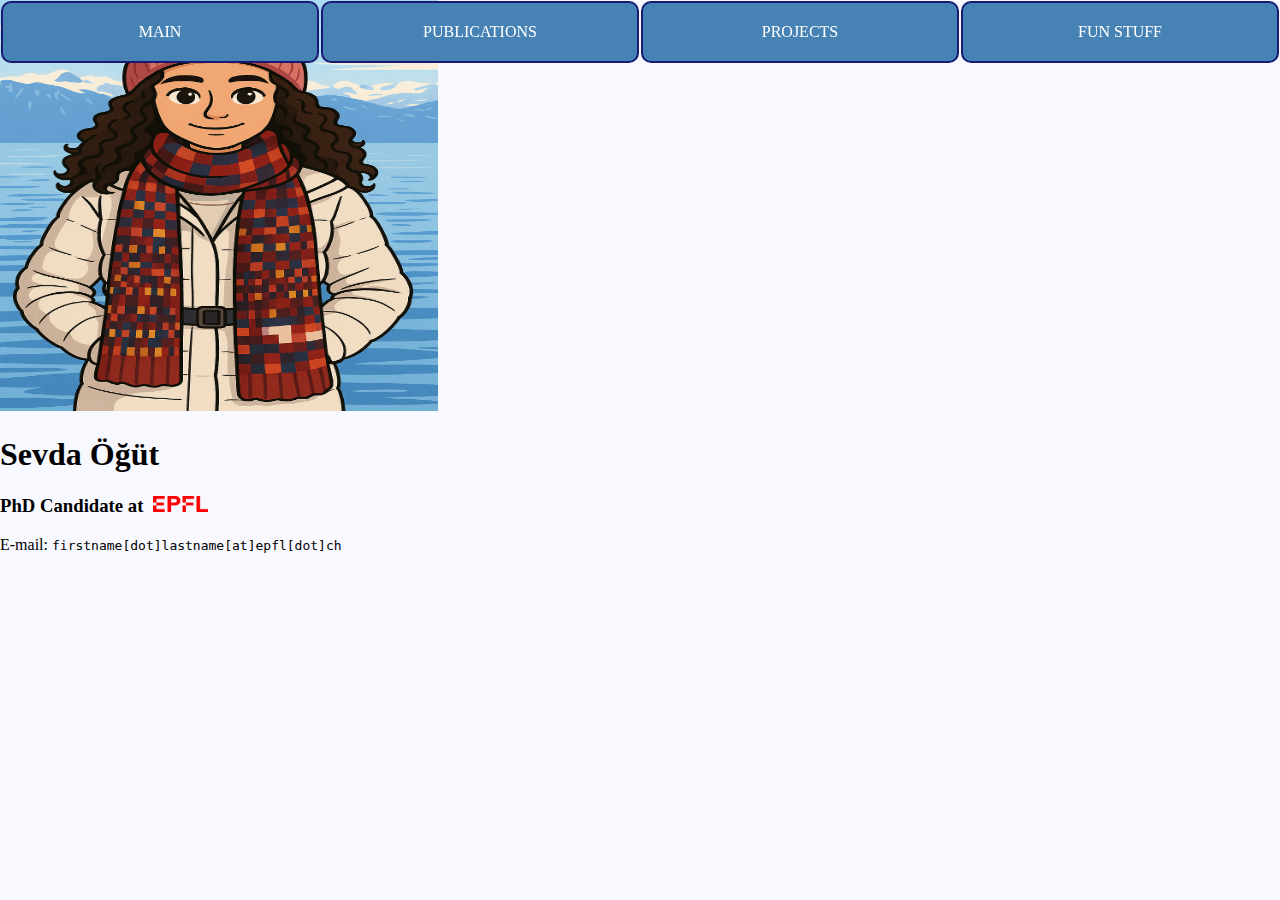
<file: src/index.html>
<!DOCTYPE html>
<html lang="en-CH">
<head>
    <title>Sevda Öğüt</title>
    <meta charset="UTF-8">
    <meta name="viewport" content="width=device-width, initial-scale=1.0">
    <link rel="stylesheet" href="styles.css">
    <link rel="icon" type="image/x-icon" href="../images/greenS.png">
</head>
<body>

<!--TODO add page content-->
<div class="navitem">
    <div style="text-align: center"><a href="index.html">MAIN</a></div>
    <div style="text-align: center"><a href="pubs.html">PUBLICATIONS</a></div>
    <div style="text-align: center"><a href="projects.html">PROJECTS</a></div>
    <div style="text-align: center"><a href="fun.html">FUN STUFF</a></div>
</div>

<!--TODO change photo and adjust dimensions-->
<img src="../images/sevda.png" alt="Sevda Öğüt" width="438" height="411">
<h1>Sevda Öğüt</h1>
<h3>PhD Candidate at&nbsp;
    <a href="https://www.epfl.ch/en/">
        <img src="../images/epfl_logo.png" alt="EPFL" height="16em"/>
    </a>
</h3>
<p>E-mail: <code>firstname[dot]lastname[at]epfl[dot]ch</code></p>

</body>
</html>
</file>
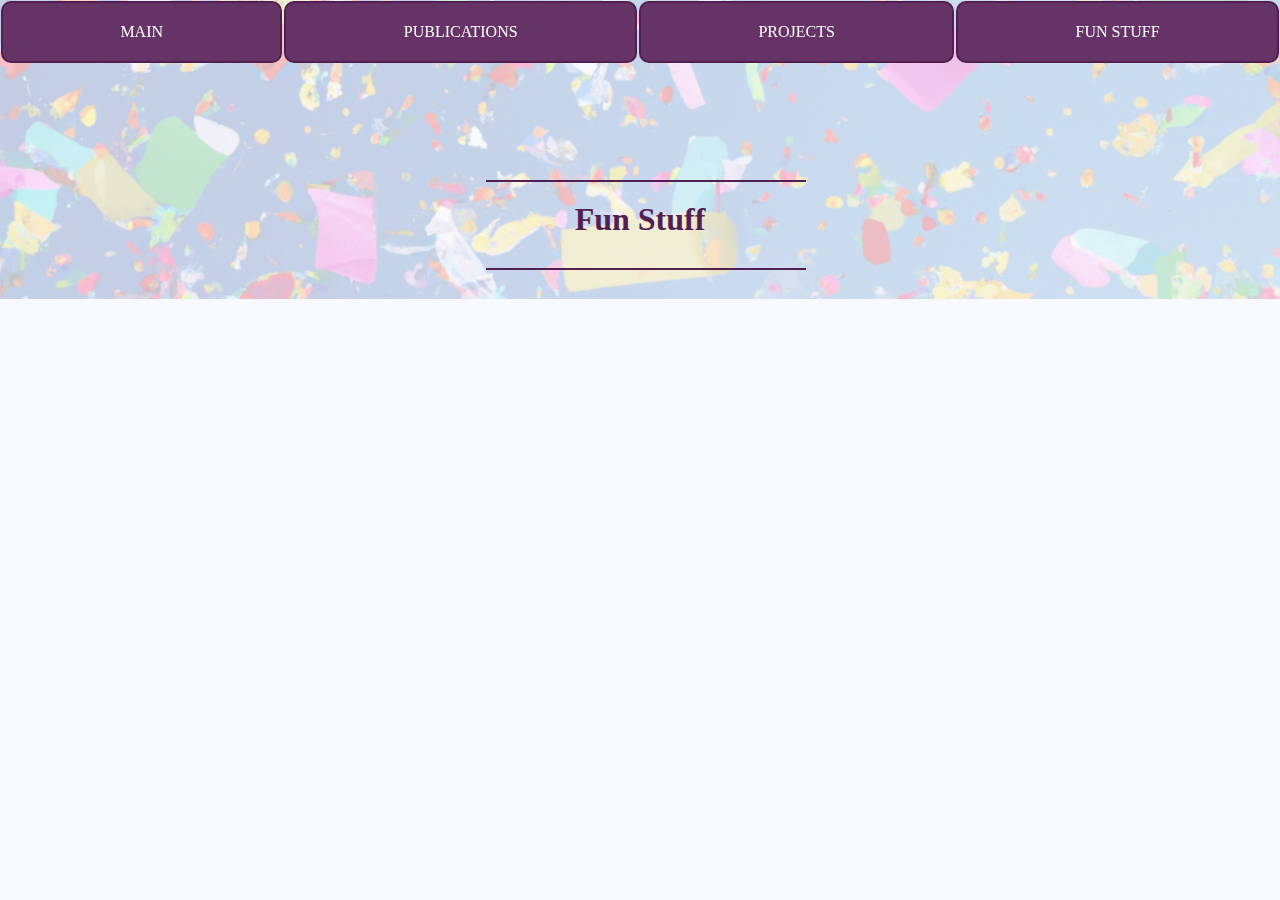
<file: fun.html>
<!DOCTYPE html>
<html lang="en-CH">
<head>
    <title>Sevda Öğüt | Fun Stuff</title>
    <meta charset="UTF-8">
    <meta name="viewport" content="width=device-width, initial-scale=1.0">
    <link rel="stylesheet" href="styles.css">
    <link rel="icon" type="image/x-icon" href="images/greenS.png">
    </head>
<body>

<div class="navitem">
    <a href="index.html"><div>MAIN</div></a>
    <a href="pubs.html"><div>PUBLICATIONS</div></a>
    <a href="projects.html"><div>PROJECTS</div></a>
    <a href="fun.html"><div>FUN STUFF</div></a>
</div>

<header>
    <div class="page-info">
        <img src="images/funstuff.png" alt="Fun Stuff"/>
        <h1 id="page-name">Fun Stuff</h1>
    </div>
    <div class="line top-line"></div>
    <div class="line bottom-line"></div>
</header>

<script>
window.onload = function() {
    var topLine = document.querySelector('.top-line');
    var bottomLine = document.querySelector('.bottom-line');

    topLine.style.width = '25%';
    bottomLine.style.width = '25%';
};
</script>
</file>
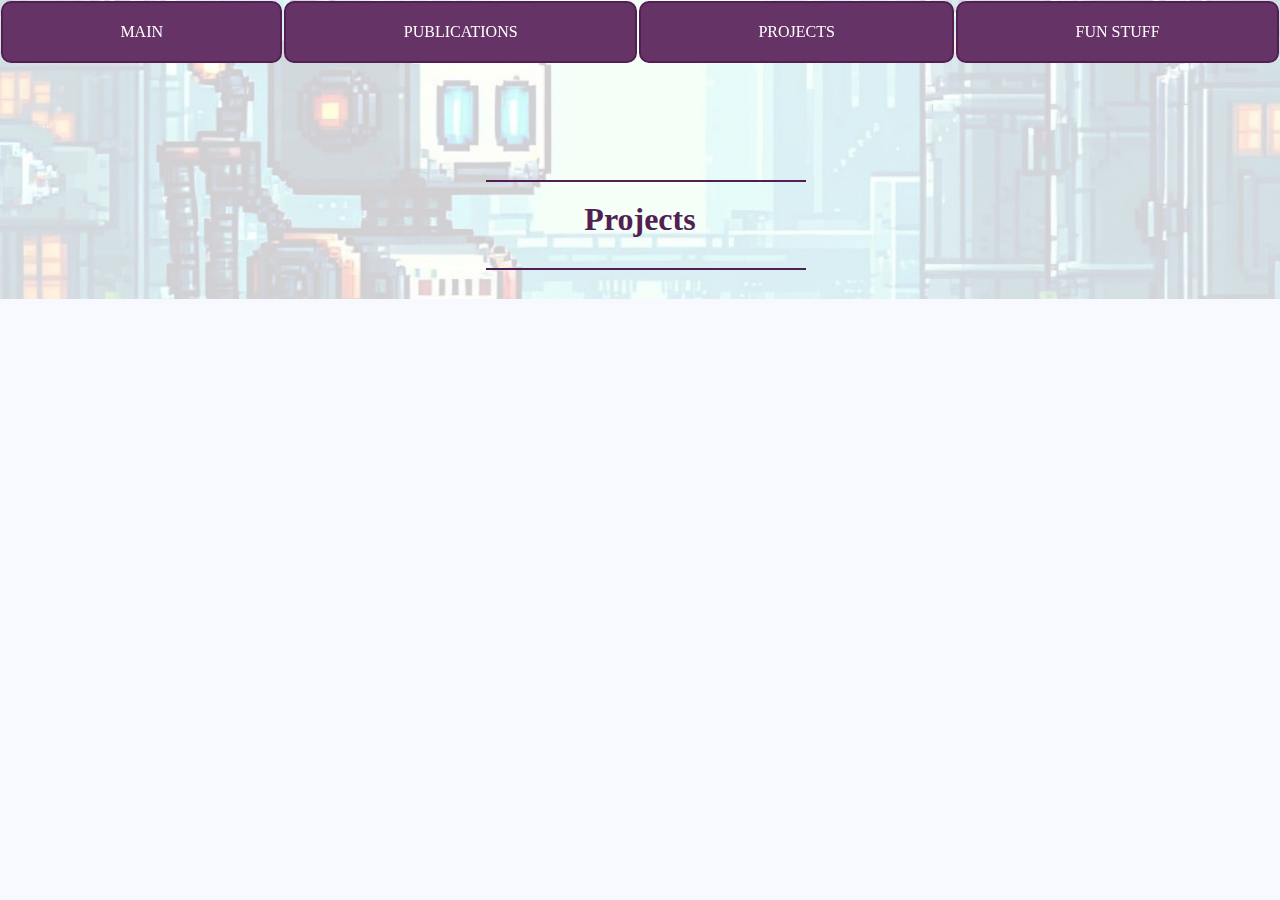
<file: projects.html>
<!DOCTYPE html>
<html lang="en-CH">
<head>
    <title>Sevda Öğüt | Projects</title>
    <meta charset="UTF-8">
    <meta name="viewport" content="width=device-width, initial-scale=1.0">
    <link rel="stylesheet" href="styles.css">
    <link rel="icon" type="image/x-icon" href="images/greenS.png">
    </head>
<body>

<div class="navitem">
    <a href="index.html"><div>MAIN</div></a>
    <a href="pubs.html"><div>PUBLICATIONS</div></a>
    <a href="projects.html"><div>PROJECTS</div></a>
    <a href="fun.html"><div>FUN STUFF</div></a>
</div>

<header>
    <div class="page-info">
        <img src="images/projects.jpeg" alt="Projects"/>
        <h1 id="page-name">Projects</h1>
    </div>
    <div class="line top-line"></div>
    <div class="line bottom-line"></div>
</header>

<script>
window.onload = function() {
    var topLine = document.querySelector('.top-line');
    var bottomLine = document.querySelector('.bottom-line');

    topLine.style.width = '25%';
    bottomLine.style.width = '25%';
};
</script>
</file>
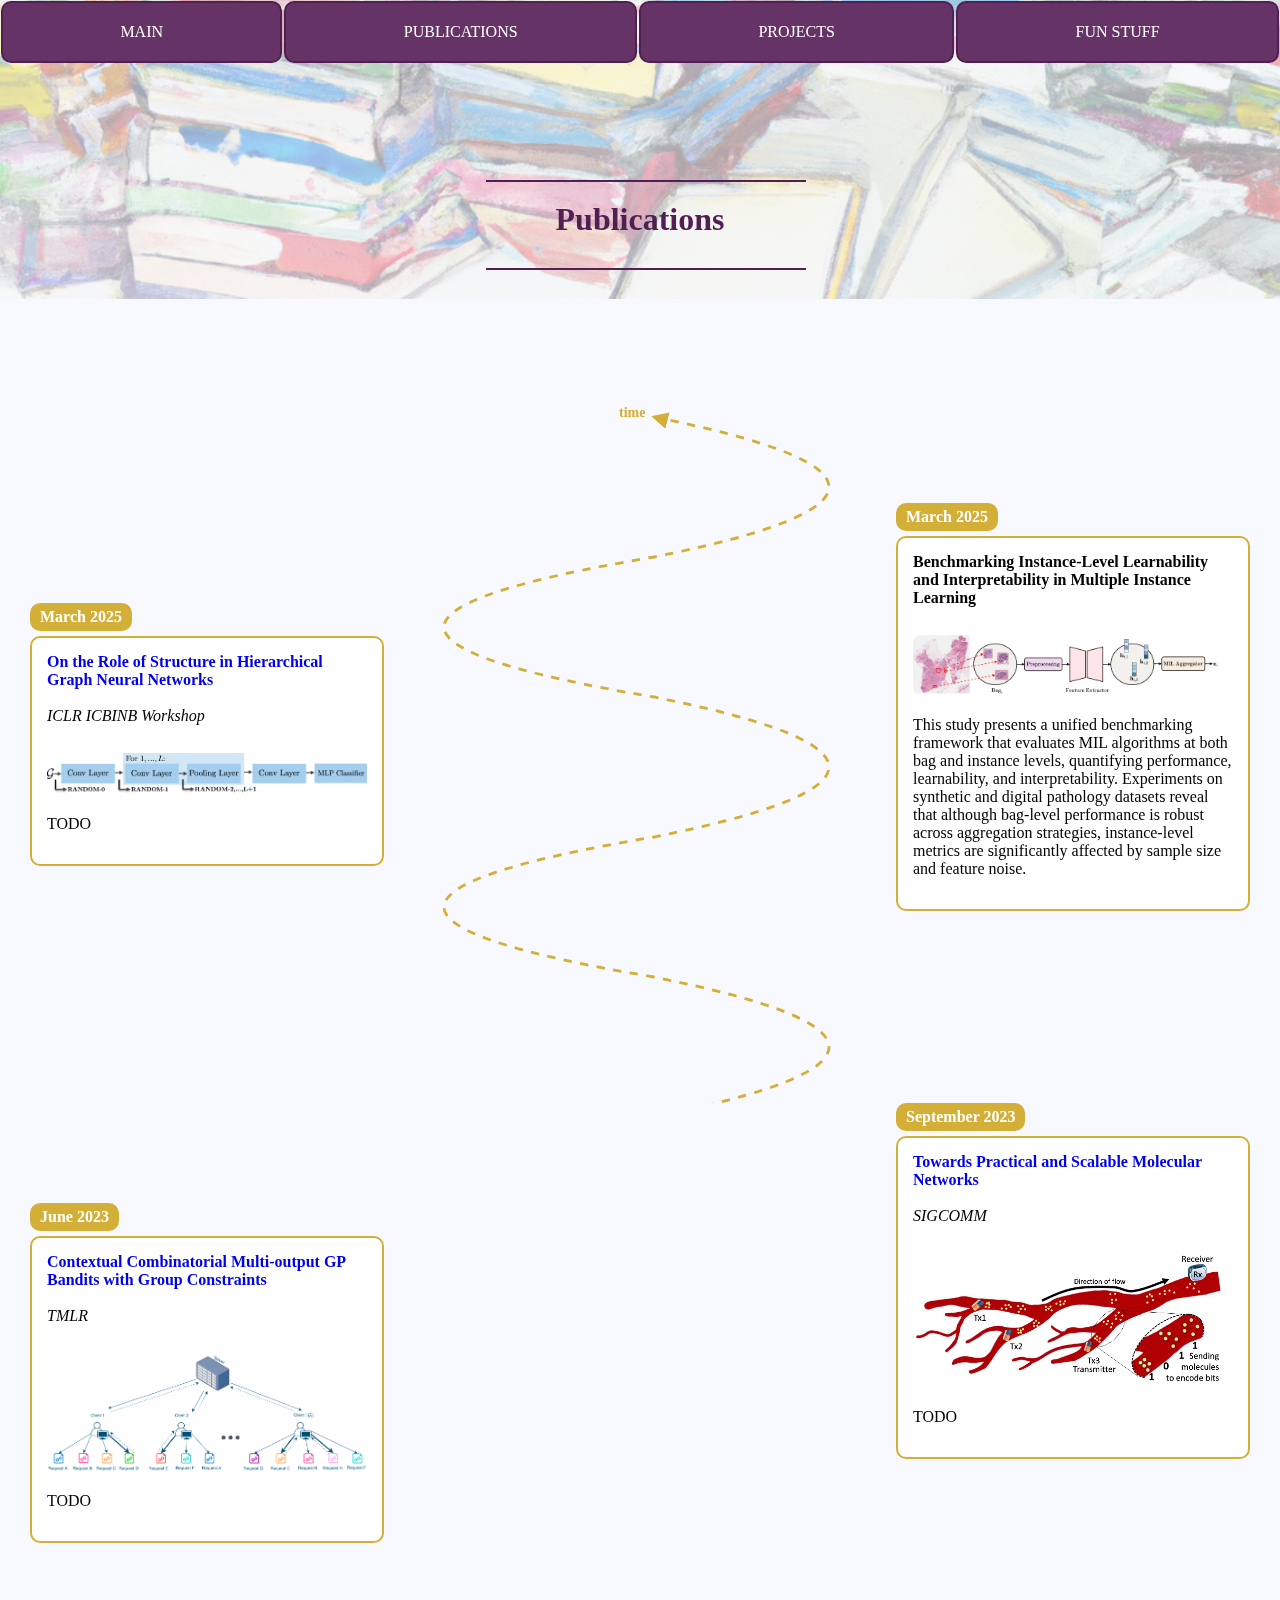
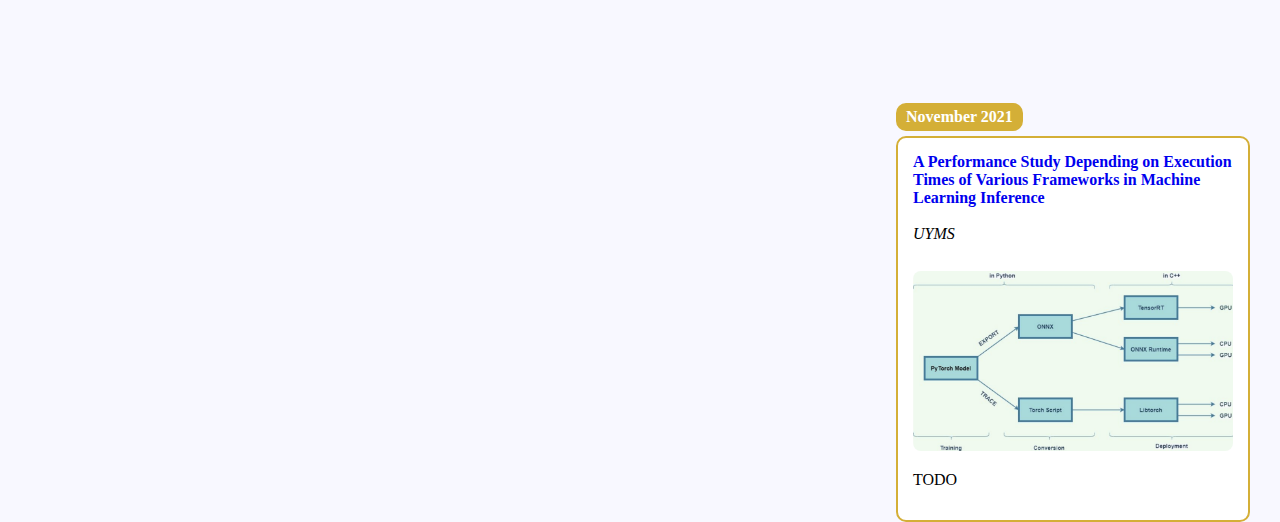
<file: pubs.html>
<!DOCTYPE html>
<html lang="en-CH">
<head>
    <title>Sevda Öğüt | Publications</title>
    <meta charset="UTF-8">
    <meta name="viewport" content="width=device-width, initial-scale=1.0">
    <link rel="stylesheet" href="styles.css">
    <link rel="icon" type="image/x-icon" href="images/greenS.png">
    </head>
<body>

<div class="navitem">
    <a href="index.html"><div>MAIN</div></a>
    <a href="pubs.html"><div>PUBLICATIONS</div></a>
    <a href="projects.html"><div>PROJECTS</div></a>
    <a href="fun.html"><div>FUN STUFF</div></a>
</div>

<header>
    <div class="page-info">
        <img src="images/publications.png" alt="Publications"/>
        <h1 id="page-name">Publications</h1>
    </div>
    <div class="line top-line"></div>
    <div class="line bottom-line"></div>
</header>

<section class="timeline-wrapper">

    <svg class="timeline-svg" viewBox="-10 -10 100 500" preserveAspectRatio="xMidYMin meet">
        <defs>
            <marker id="arrowhead" markerWidth="6" markerHeight="6" 
                    refX="5" refY="3" orient="195"
                    markerUnits="strokeWidth">
              <path d="M 0 0 L 6 3 L 0 6 Z" fill="#D4AF37" />
            </marker>
        </defs>
        <path d="
          M 50 0
          Q 300 50, 50 100
          Q -250 150, 50 200
          Q 300 250, 50 300
          Q -250 350, 50 400
          Q 300 450, 50 500
        " 
        fill="none"
        stroke="#D4AF37"
        stroke-width="2" 
        stroke-dasharray="6, 6"
        marker-start="url(#arrowhead)" />
        <text x="25" y="0" fill="#D4AF37" font-size="10" font-weight="bold">time</text>
    </svg>

    <div class="marker right" style="top: 100px;">
        <div class="date">March 2025</div>
        <div class="pub-box">
            <strong>Benchmarking Instance-Level Learnability and Interpretability in Multiple Instance Learning</strong><br><br>
            <!-- <em>Under Review for ECML</em><br><br> -->
            <img src="images/ecml.png" class="pub-img">
            <p>
                This study presents a unified benchmarking framework that evaluates MIL algorithms at both bag and instance levels, quantifying performance, learnability, and interpretability. Experiments on synthetic and digital pathology datasets reveal that although bag-level performance is robust across aggregation strategies, instance-level metrics are significantly affected by sample size and feature noise.
            </p>
        </div>
    </div>

    <div class="marker left" style="top: 200px;">
        <div class="date">March 2025</div>
        <div class="pub-box">
            <a href="https://openreview.net/pdf?id=WpYdiLd5Fm">
                <strong>On the Role of Structure in Hierarchical Graph Neural Networks</strong>
              </a><br><br>              
            <em>ICLR ICBINB Workshop</em><br><br>
            <img src="images/iclr.png" class="pub-img">
            <p>
                TODO
            </p>
        </div>
    </div>

    <div class="marker right" style="top: 700px;">
        <div class="date">September 2023</div>
        <div class="pub-box">
            <a href="https://dl.acm.org/doi/pdf/10.1145/3603269.3604881">
            <strong>Towards Practical and Scalable Molecular Networks</strong>
            </a><br><br>
            <em>SIGCOMM</em><br><br>
            <img src="images/sigcomm.png" class="pub-img">
            <p>
                TODO
            </p>
        </div>
    </div>

    <div class="marker left" style="top: 800px;">
        <div class="date">June 2023</div>
        <div class="pub-box">
            <a href="https://openreview.net/pdf?id=OqbGu3hdQb">
            <strong>Contextual Combinatorial Multi-output GP Bandits with Group Constraints</strong>
            </a><br><br>
            <em>TMLR</em><br><br>
            <img src="images/tmlr.png" class="pub-img">
            <p>
                TODO
            </p>
        </div>
    </div>

    <div class="marker right" style="top: 1300px;">
        <div class="date">November 2021</div>
        <div class="pub-box">
            <a href="https://ieeexplore.ieee.org/stamp/stamp.jsp?tp=&arnumber=9659677">
            <strong>A Performance Study Depending on Execution Times of Various Frameworks in Machine Learning Inference</strong>
            </a><br><br>
            <em>UYMS</em><br><br>
            <img src="images/uyms.png" class="pub-img">
            <p>
                TODO
            </p>
        </div>
    </div>

</section>

<script>
window.onload = function() {
    var topLine = document.querySelector('.top-line');
    var bottomLine = document.querySelector('.bottom-line');

    topLine.style.width = '25%';
    bottomLine.style.width = '25%';
};
</script>
</file>
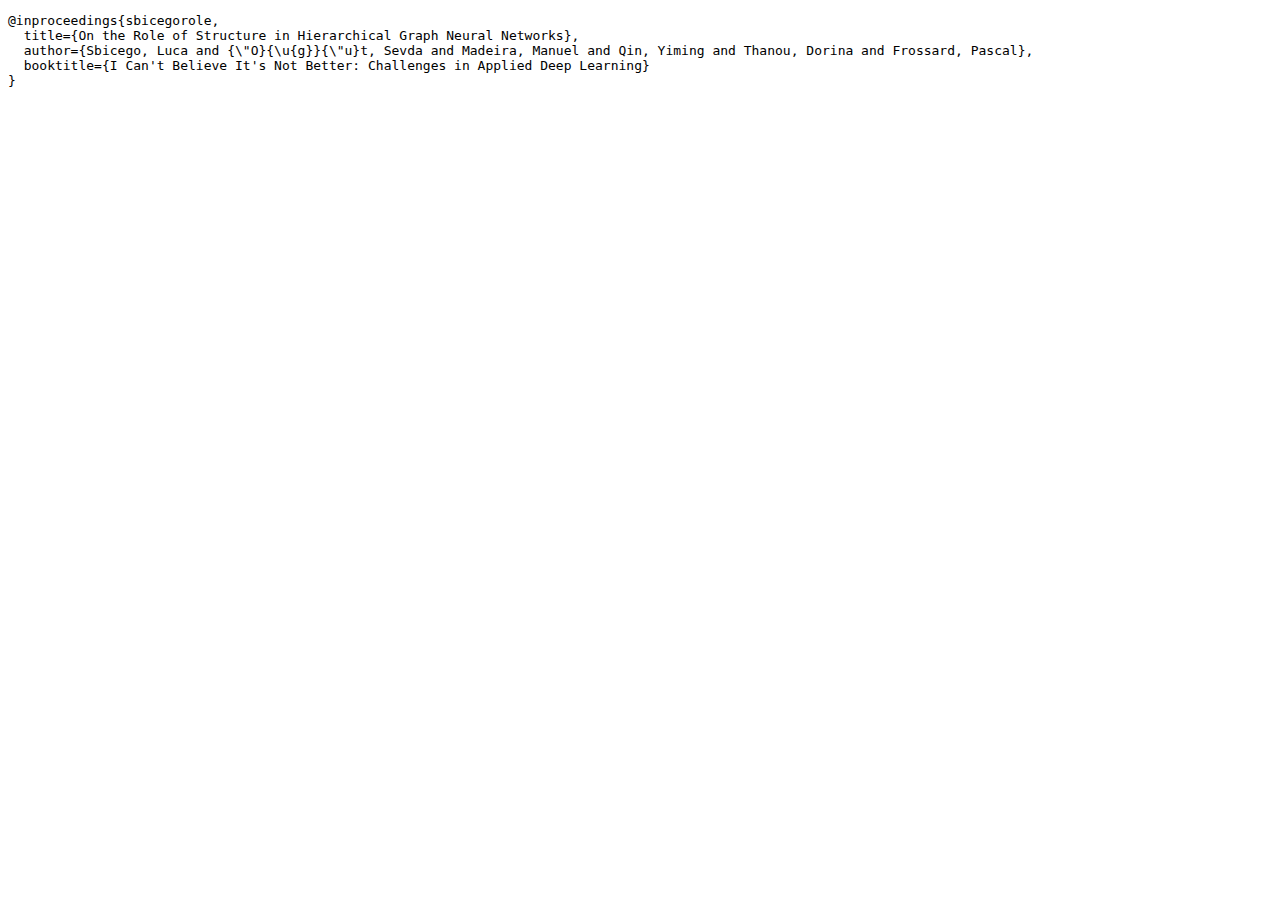
<file: citations/citation-iclr.html>
<!DOCTYPE html>
<html lang="en">
<head>
    <meta charset="UTF-8">
    <title>BibTeX Citation</title>
</head>
<body style="background: white; font-family: monospace; color: black;">

<pre>
@inproceedings{sbicegorole,
  title={On the Role of Structure in Hierarchical Graph Neural Networks},
  author={Sbicego, Luca and {\"O}{\u{g}}{\"u}t, Sevda and Madeira, Manuel and Qin, Yiming and Thanou, Dorina and Frossard, Pascal},
  booktitle={I Can't Believe It's Not Better: Challenges in Applied Deep Learning}
}
</pre>

</body>
</html>
</file>
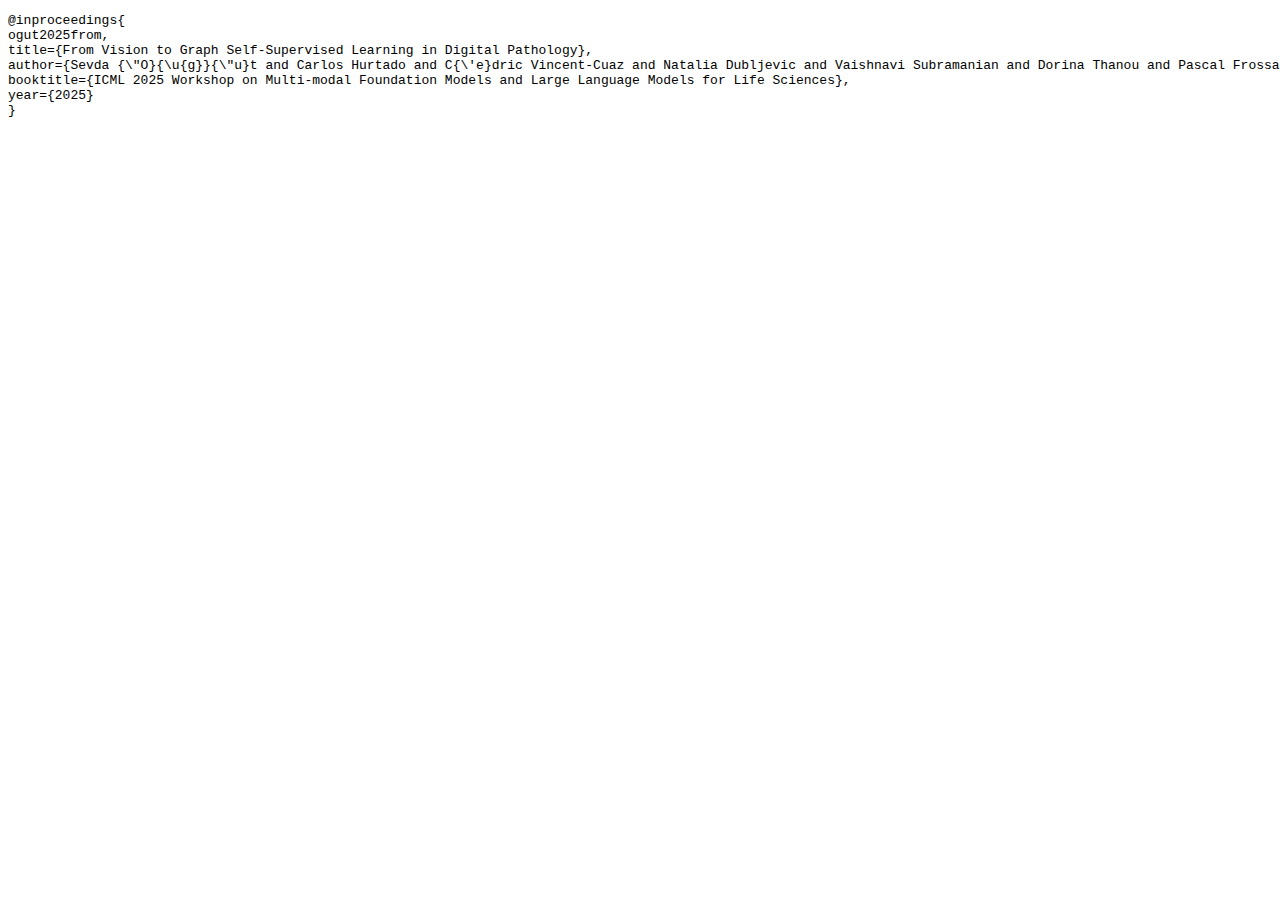
<file: citations/citation-icml.html>
<!DOCTYPE html>
<html lang="en">
<head>
    <meta charset="UTF-8">
    <title>BibTeX Citation</title>
</head>
<body style="background: white; font-family: monospace; color: black;">

<pre>
@inproceedings{
ogut2025from,
title={From Vision to Graph Self-Supervised Learning in Digital Pathology},
author={Sevda {\"O}{\u{g}}{\"u}t and Carlos Hurtado and C{\'e}dric Vincent-Cuaz and Natalia Dubljevic and Vaishnavi Subramanian and Dorina Thanou and Pascal Frossard},
booktitle={ICML 2025 Workshop on Multi-modal Foundation Models and Large Language Models for Life Sciences},
year={2025}
}
</pre>

</body>
</html>
</file>
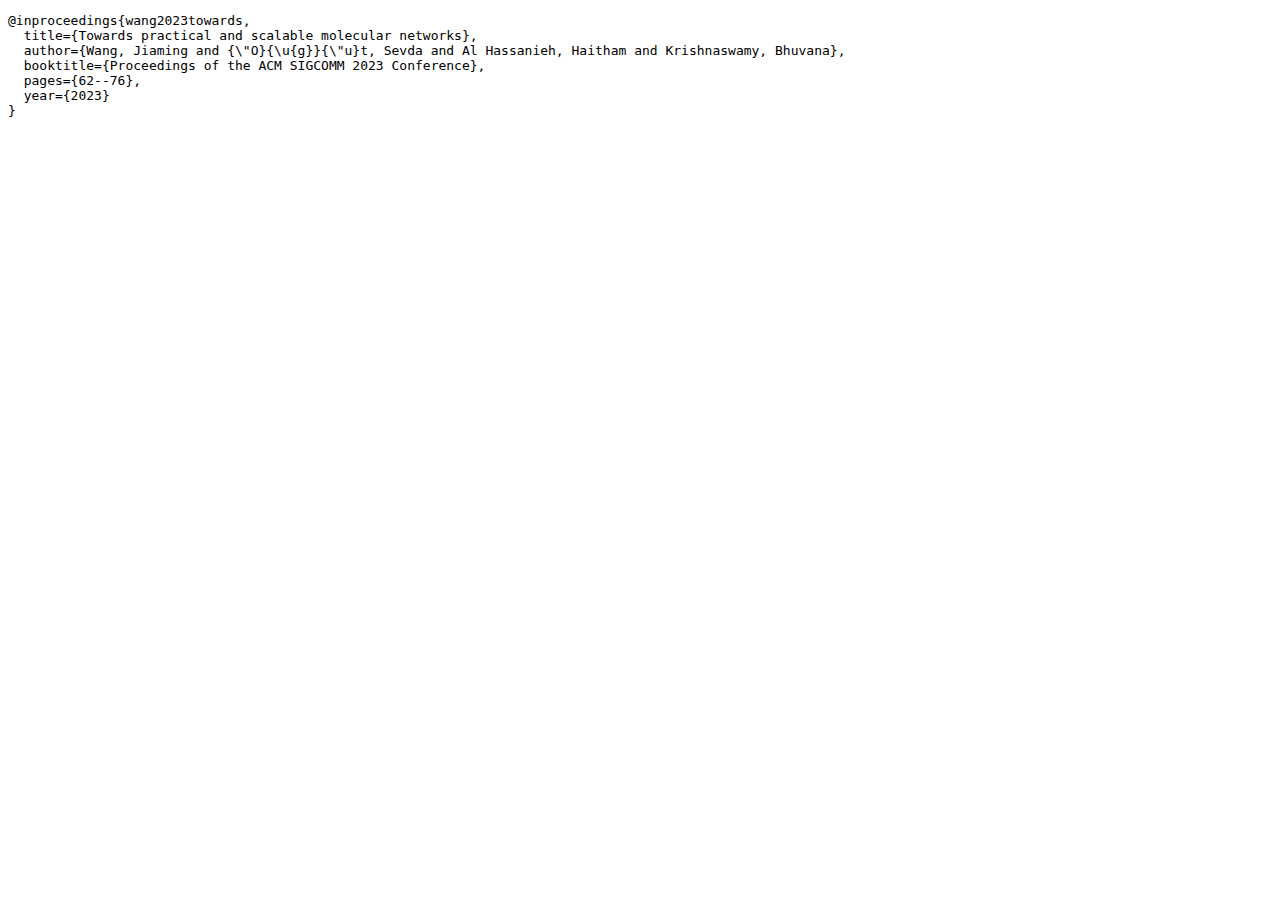
<file: citations/citation-sigcomm.html>
<!DOCTYPE html>
<html lang="en">
<head>
    <meta charset="UTF-8">
    <title>BibTeX Citation</title>
</head>
<body style="background: white; font-family: monospace; color: black;">

<pre>
@inproceedings{wang2023towards,
  title={Towards practical and scalable molecular networks},
  author={Wang, Jiaming and {\"O}{\u{g}}{\"u}t, Sevda and Al Hassanieh, Haitham and Krishnaswamy, Bhuvana},
  booktitle={Proceedings of the ACM SIGCOMM 2023 Conference},
  pages={62--76},
  year={2023}
}
</pre>

</body>
</html>
</file>
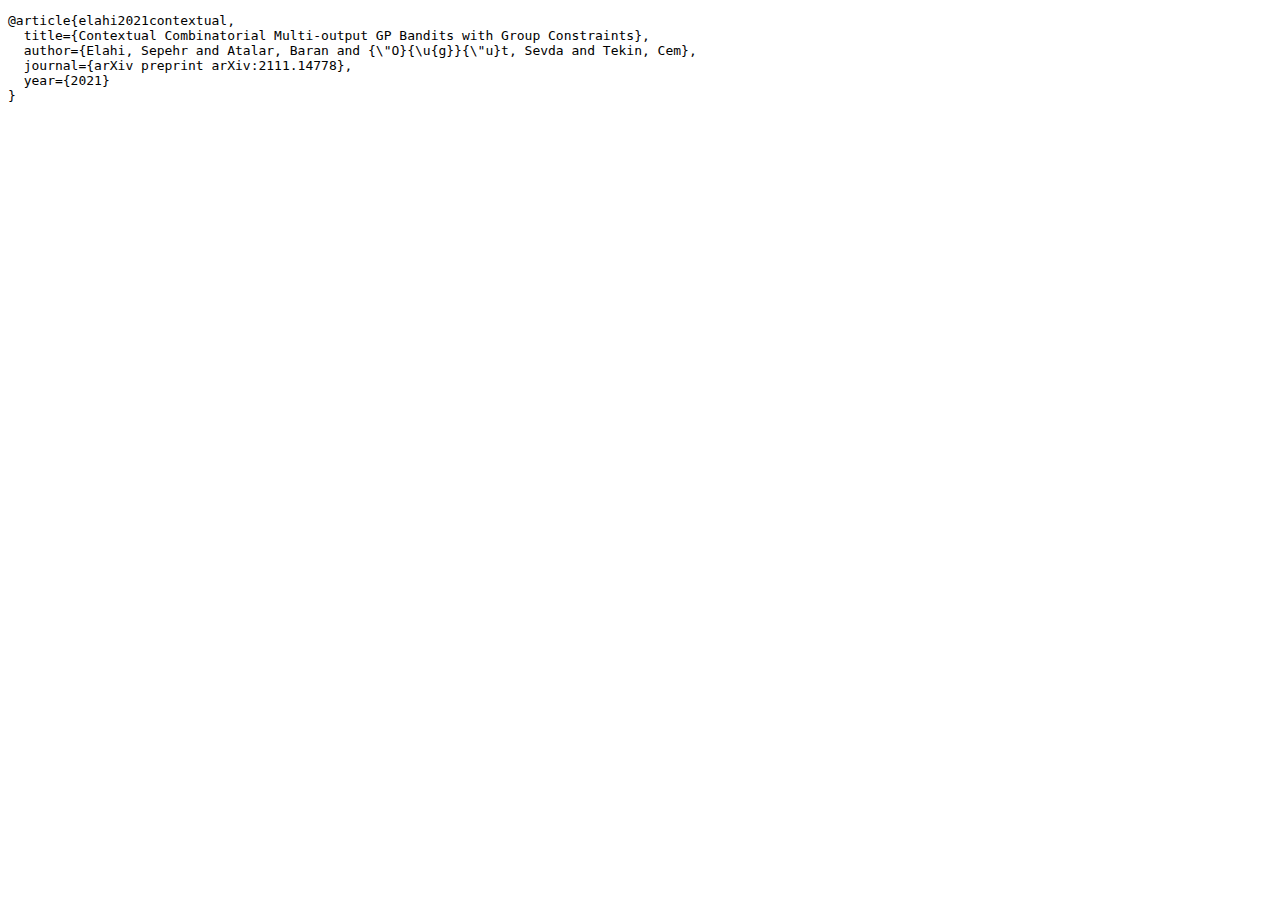
<file: citations/citation-tmlr.html>
<!DOCTYPE html>
<html lang="en">
<head>
    <meta charset="UTF-8">
    <title>BibTeX Citation</title>
</head>
<body style="background: white; font-family: monospace; color: black;">

<pre>
@article{elahi2021contextual,
  title={Contextual Combinatorial Multi-output GP Bandits with Group Constraints},
  author={Elahi, Sepehr and Atalar, Baran and {\"O}{\u{g}}{\"u}t, Sevda and Tekin, Cem},
  journal={arXiv preprint arXiv:2111.14778},
  year={2021}
}
</pre>

</body>
</html>
</file>
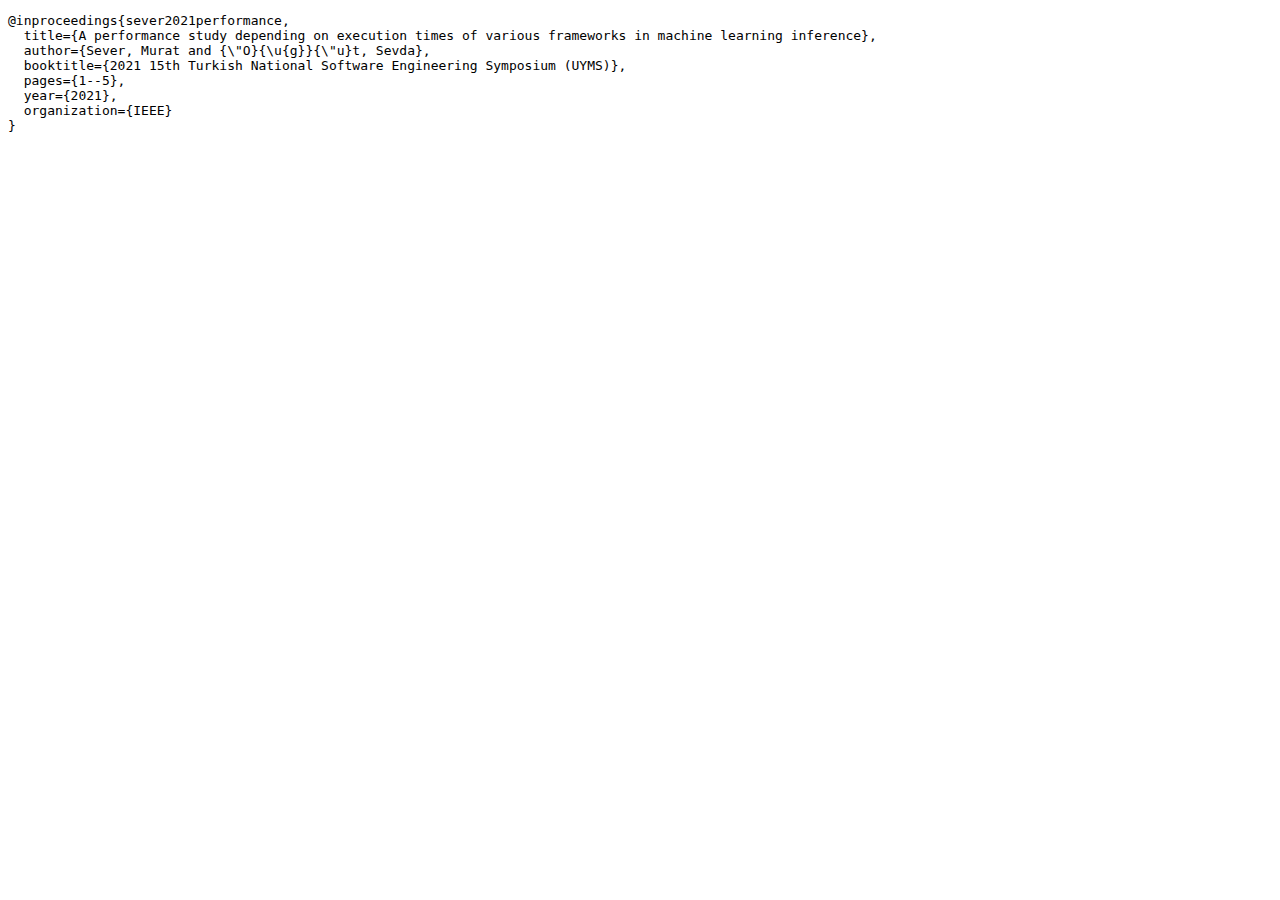
<file: citations/citation-uyms.html>
<!DOCTYPE html>
<html lang="en">
<head>
    <meta charset="UTF-8">
    <title>BibTeX Citation</title>
</head>
<body style="background: white; font-family: monospace; color: black;">

<pre>
@inproceedings{sever2021performance,
  title={A performance study depending on execution times of various frameworks in machine learning inference},
  author={Sever, Murat and {\"O}{\u{g}}{\"u}t, Sevda},
  booktitle={2021 15th Turkish National Software Engineering Symposium (UYMS)},
  pages={1--5},
  year={2021},
  organization={IEEE}
}
</pre>

</body>
</html>
</file>
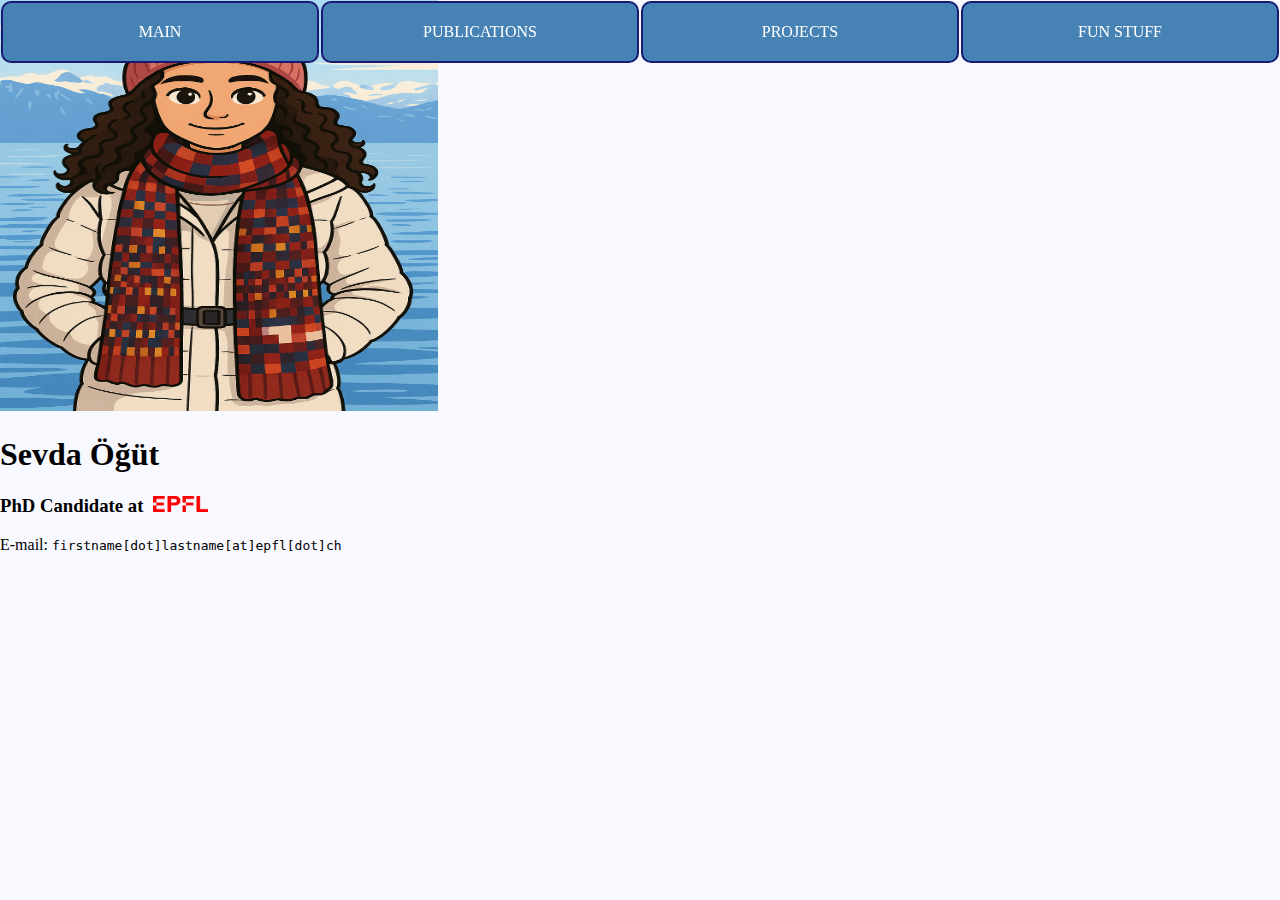
<file: src/main.html>
<!DOCTYPE html>
<html lang="en-CH">
<head>
    <title>Sevda Öğüt</title>
    <meta charset="UTF-8">
    <meta name="viewport" content="width=device-width, initial-scale=1.0">
    <link rel="stylesheet" href="styles.css">
    <link rel="icon" type="image/x-icon" href="../images/greenS.png">
</head>
<body>

<!--TODO add page content-->
<div class="navitem">
    <div style="text-align: center"><a href="main.html">MAIN</a></div>
    <div style="text-align: center"><a href="pubs.html">PUBLICATIONS</a></div>
    <div style="text-align: center"><a href="projects.html">PROJECTS</a></div>
    <div style="text-align: center"><a href="fun.html">FUN STUFF</a></div>
</div>

<!--TODO change photo and adjust dimensions-->
<img src="../images/sevda.png" alt="Sevda Öğüt" width="438" height="411">
<h1>Sevda Öğüt</h1>
<h3>PhD Candidate at&nbsp;
    <a href="https://www.epfl.ch/en/">
        <img src="../images/epfl_logo.png" alt="EPFL" height="16em"/>
    </a>
</h3>
<p>E-mail: <code>firstname[dot]lastname[at]epfl[dot]ch</code></p>

</body>
</html>
</file>
<file: src/styles.css>
body {
    background-color: ghostwhite;
    font-family: "Apple SD Gothic Neo";
    margin: 0;
    padding-top: 0px;
}

a:link {text-decoration: none;}
a:visited {text-decoration: none;}
a:hover {text-decoration: none;}
a:active {text-decoration: none;}

.navitem {
    width: 100%;
    position: fixed;
    display: flex;
    text-align: center;
}

.navitem div {
    width: 20%;
    flex: 1;
    background-color: steelblue;
    color: white;
    border: 2px solid midnightblue;
    margin: 1px;
    padding: 20px;
    float: left;
    box-sizing: border-box;
    border-radius: 10px;
    a:link {color: white; text-decoration: none;}
    a:visited {color: white; text-decoration: none;}
    a:hover {color: white; text-decoration: none;}
    a:active {color: white; text-decoration: none;}
}
.navitem div:hover {
    background-color: midnightblue;
}

@media only screen and (max-width: 767px) {
    .navitem {
        width: 100%;
        display: flex;
        flex-wrap: wrap;
        text-align: center;
    }

    .navitem div {
        width: 50%;
        flex: 1;
        box-sizing: border-box;
        height: auto;
    }

    .navitem div:hover {
        background-color: midnightblue;
    }
}

.content-box {
    width: 100%;
    overflow: hidden;
    box-sizing: border-box;
    padding: 100px;
}

.content-box div {
    width: 40%;
    background-color: ghostwhite;
    text-align: center;
    float: left;
}

.content-box div:nth-child(2) {
    width: 60%;
    text-align: justify;
    font-size: large;
}

@media only screen and (max-width: 767px) {
    .content-box {
        width: 100%;
        overflow: hidden;
        box-sizing: border-box;
        padding: 140px 20px;
        /*top and bottom paddings are 100px right and left paddings are 50px*/
    }

    .content-box div {
        width: 100%!important;
        max-width: 100%!important;
        margin: 0!important;
        float: none;
    }

    .content-box div:nth-child(2) {
        width: 100%;
        float: none;
    }
}

.main-img {
    max-width: 100%;
}
</file>
<file: styles.css>
body {
    background-color: ghostwhite;
    font-family: "Trebuchet MS";
    margin: 0;
    padding-top: 0px;
}

a:link {text-decoration: none;}
a:visited {text-decoration: none;}
a:hover {text-decoration: none;}
a:active {text-decoration: none;}

.navitem {
    width: 100%;
    position: fixed;
    display: flex;
    text-align: center;
}

.navitem a {
    color: white;
    text-decoration: none;
    display: block;
    flex-grow: 1;
}

.navitem div {
    flex: 1;
    background-color: rgb(102, 51, 102);
    color: white;
    border: 2px solid rgb(81, 31, 81);
    margin: 1px;
    padding: 20px;
    box-sizing: border-box;
    border-radius: 10px;
}

.navitem div:hover {
    background-color: rgb(81, 31, 81);
}

@media only screen and (max-width: 767px) {
    .navitem {
        width: 100%;
        display: flex;
        flex-wrap: wrap;
        font-size: 2.5vmin;
    }

    .navitem a {
        color: white;
        text-decoration: none;
        flex-grow: 1;
    }

    .navitem div {
        flex: 1;
        box-sizing: border-box;
        height: auto;
    }

    .navitem div:hover {
        background-color: rgb(81, 31, 81);
    }
}

.content-box {
    width: 100%;
    overflow: hidden;
    box-sizing: border-box;
    padding: 80px;
}

.content-box div {
    width: 40%;
    background-color: ghostwhite;
    text-align: center;
    float: left;
}

.content-box div:nth-child(2) {
    width: 60%;
    text-align: justify;
    font-size: large;
}

@media only screen and (max-width: 767px) {
    .content-box {
        width: 100%;
        overflow: hidden;
        box-sizing: border-box;
        padding: 100px 20px;
        /*top and bottom paddings are 100px right and left paddings are 50px*/
    }

    .content-box div {
        width: 100%!important;
        max-width: 100%!important;
        margin: 0!important;
        float: none;
    }

    .content-box div:nth-child(2) {
        width: 100%;
        float: none;
    }
}

.main-img {
    width: 50%;
    height: auto;
    max-height: 50%;
    border-radius: 50% / 35%;
    object-fit: cover;
    overflow: hidden;
}

header {
    width: 100%;
    max-height: 20%;
    overflow: hidden;
}

header img {
    width: 100%;
    height: auto;
}

/*TODO fix mobile view of page names*/

.line {
    position: absolute;
    height: 2px;
    background-color: rgb(81, 31, 81);
    width: 0%;
    transition: width 1.5s ease;
}

.top-line {
    top: 20%;
    left: 38%;
}

.bottom-line {
    bottom: 70%;
    right: 37%;
}

.page-info {
    width: 100%;
    height: auto;
    text-align: center;
}

#page-name {
    position: absolute;
    left: 0;
    right: 0;
    top: 20%;
    color: rgb(81, 31, 81);
}

.timeline-wrapper {
    position: relative;
    width: 100%;
    height: 700px;
    margin: 100px auto;
}

.timeline-svg {
    position: absolute;
    top: 0;
    left: 0;
    height: 100%;
    width: 100%;
}

.marker {
    position: absolute;
    top: 0;
    display: block;
    z-index: 1;
    text-align: center;
}

.marker.left {
    left: 30%;
    transform: translateX(-100%);
    text-align: justify;
}

.marker.right {
    left: 70%;
    transform: translateX(0%);
    text-align: justify;
}

.connector-line {
    position: absolute;
    top: 15px;
    left: 0;
    height: 2px;
    background-color: #D4AF37;
    z-index: 1;
}

.date {
    background-color: #D4AF37;
    color: white;
    font-weight: bold;
    padding: 5px 10px;
    border-radius: 10px;
    margin-bottom: 5px;
    display: inline-block;
}

.pub-box {
    background-color: white;
    border: 2px solid #D4AF37;
    border-radius: 10px;
    padding: 15px;
    width: 320px;
    text-align: left;
}

.pub-img {
    max-width: 100%;
    height: auto;
    border-radius: 8px;
    margin-top: 10px;
}
</file>
